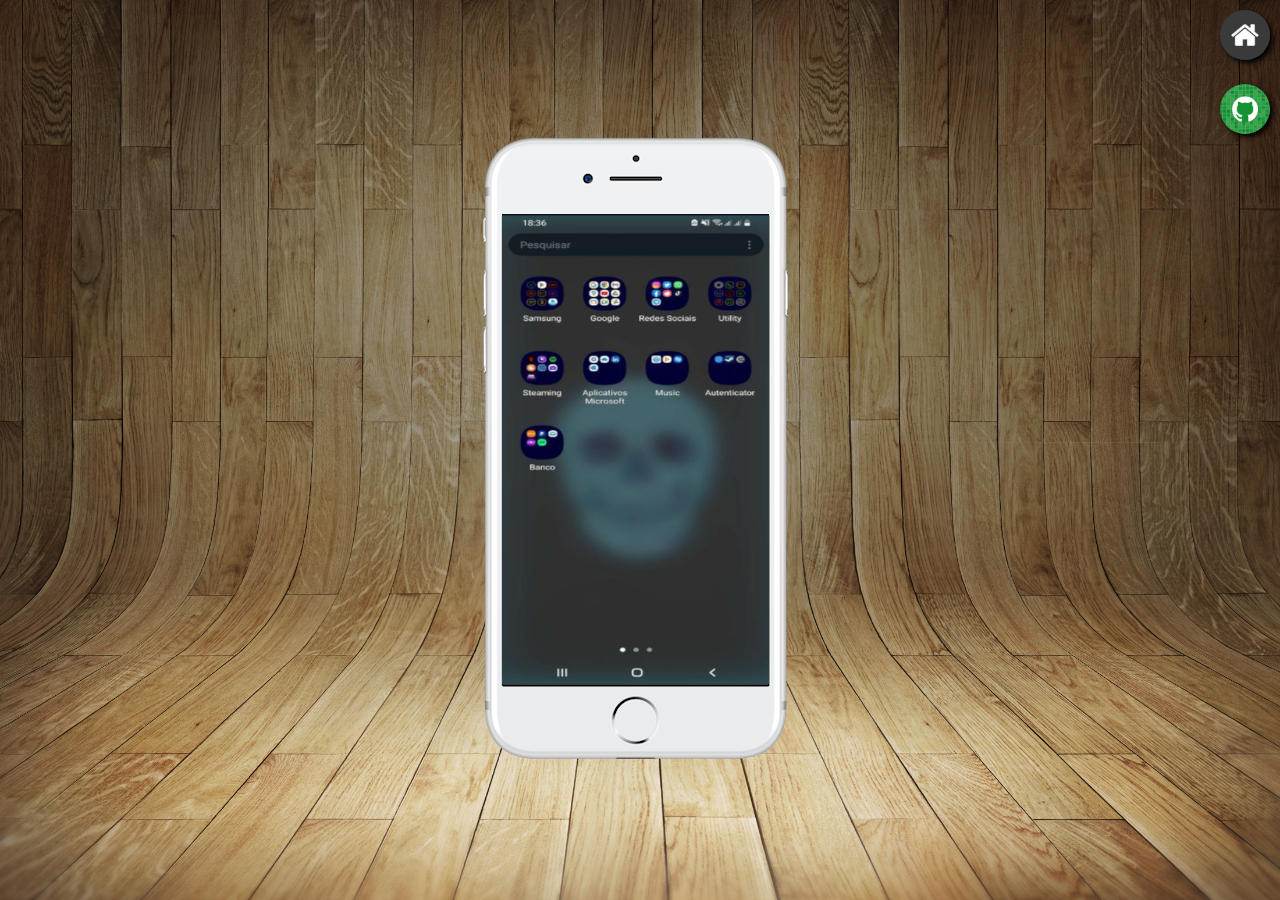
<file: index.html>
<!DOCTYPE html>
<html lang="en">
<head>
    <meta charset="UTF-8">
    <meta http-equiv="X-UA-Compatible" content="IE=edge">
    <meta name="viewport" content="width=device-width, initial-scale=1.0">
    <link rel="stylesheet" href="estilos/style.css">
    <title>Redes Sociais</title>
</head>
<body>
    <main>
        <section id="tela">
            <iframe name="tela" src="home.html" frameborder="0"></iframe>
        </section>
        <section id="redes">
            <ul>
                <li><a href="home.html" target="tela"><img src="imagens/logo-home.jpg" alt=""></a></li>
                <li><a href="github.html" target="tela"><img src="imagens/logo-github.jpg" alt=""></a></li>
            </ul>
        </section>
    </main>
</body>
</html>
</file>
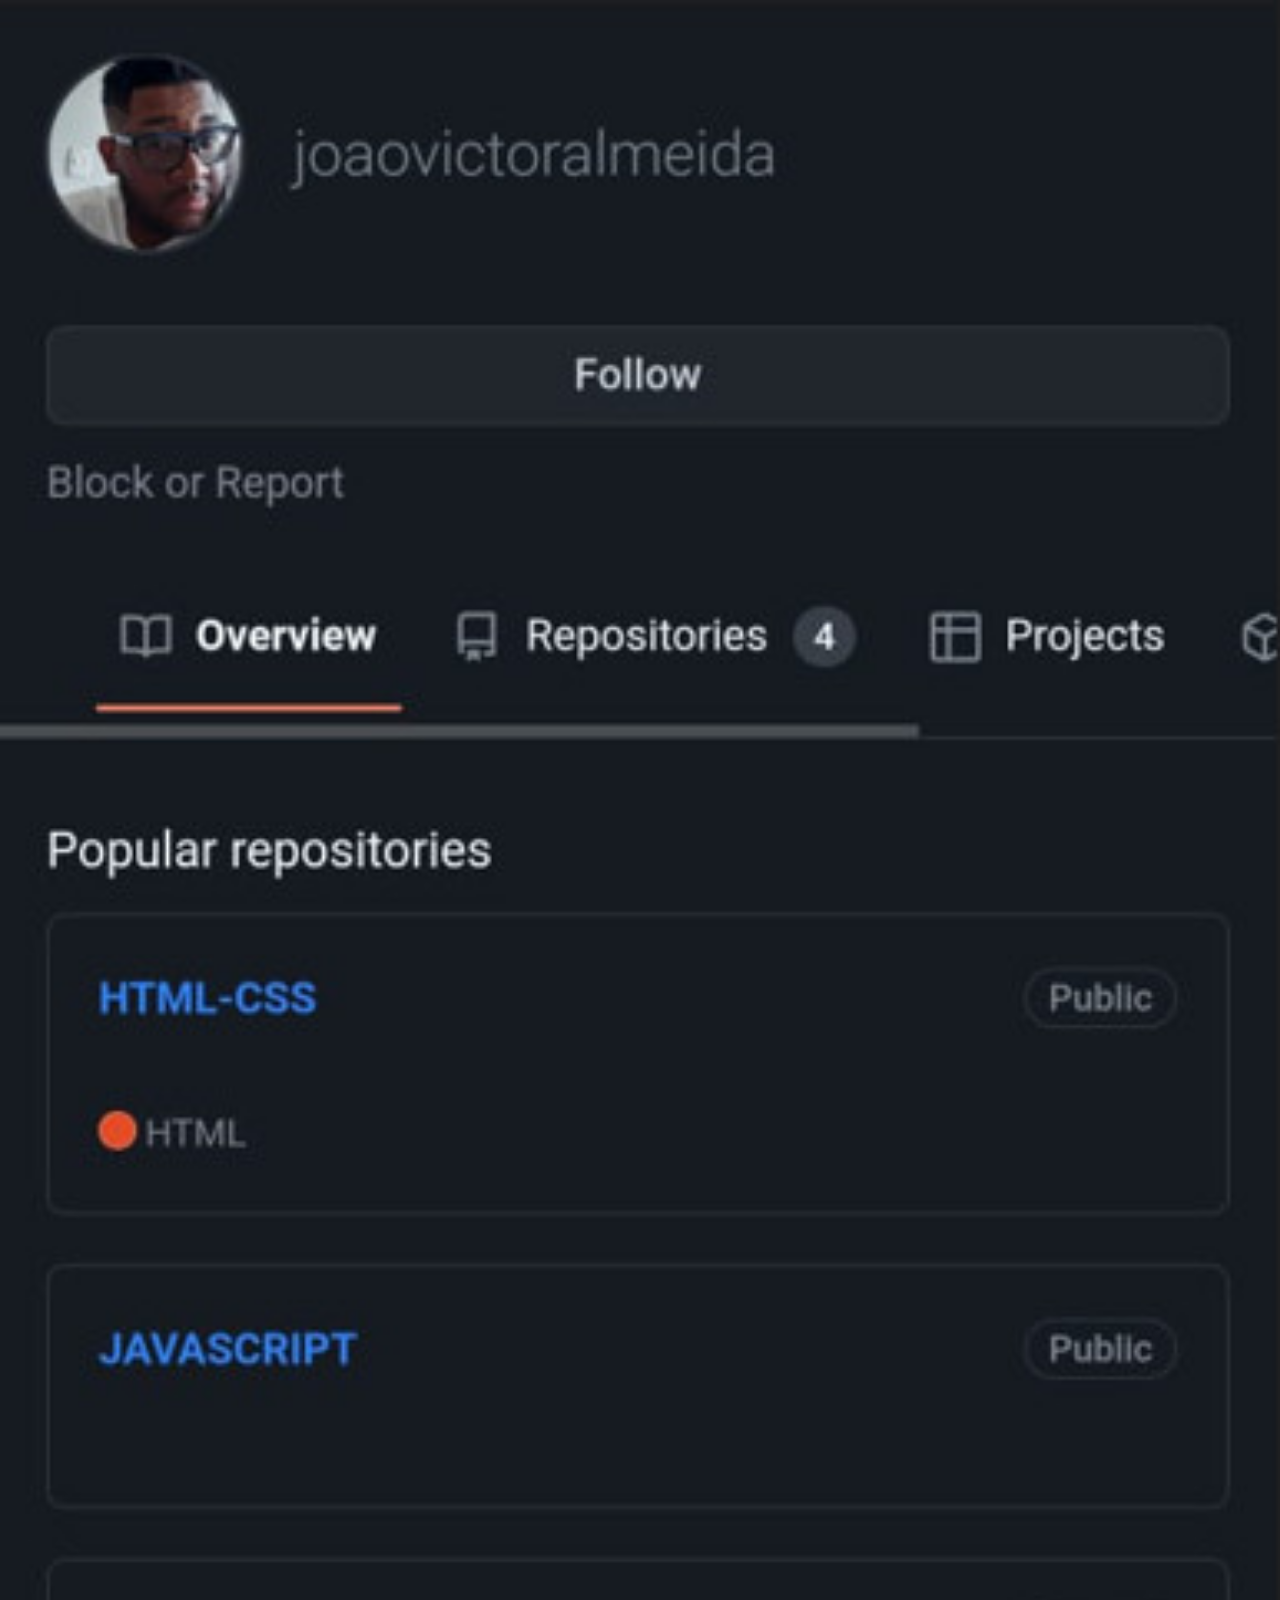
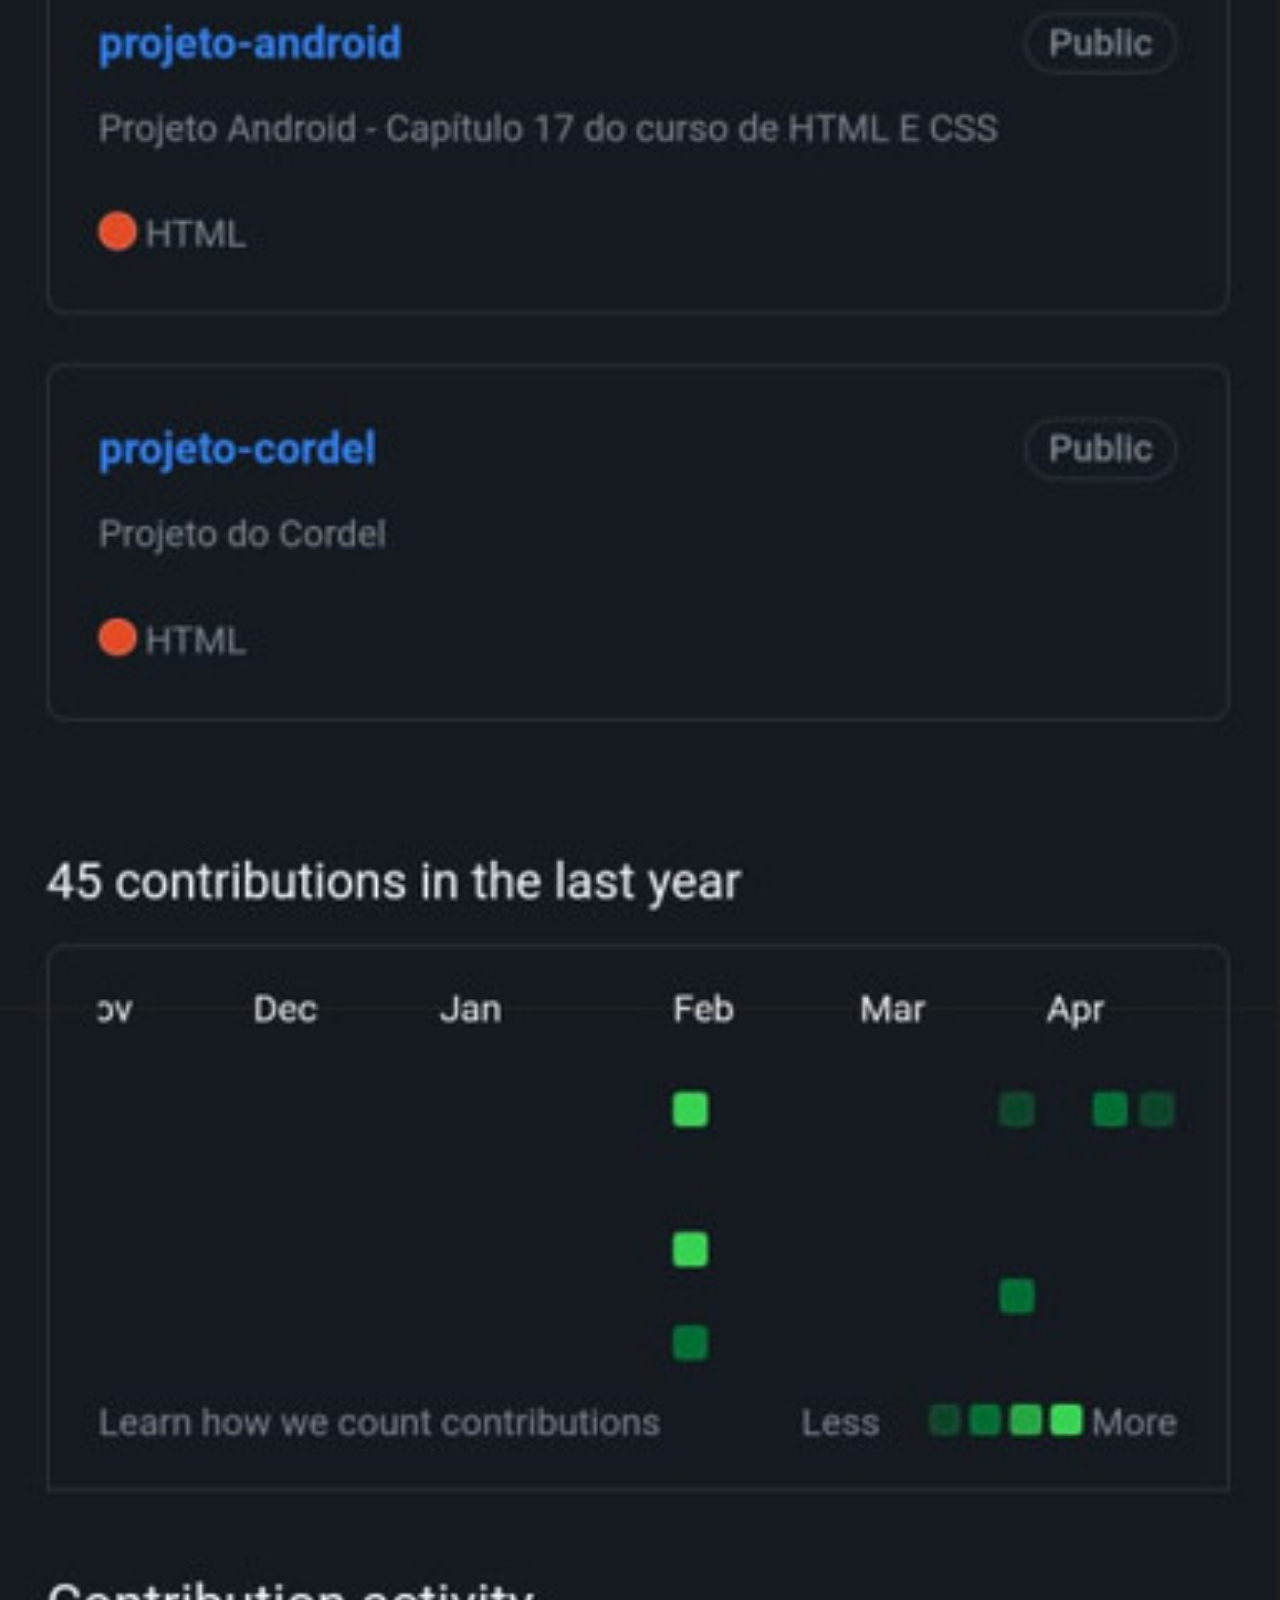
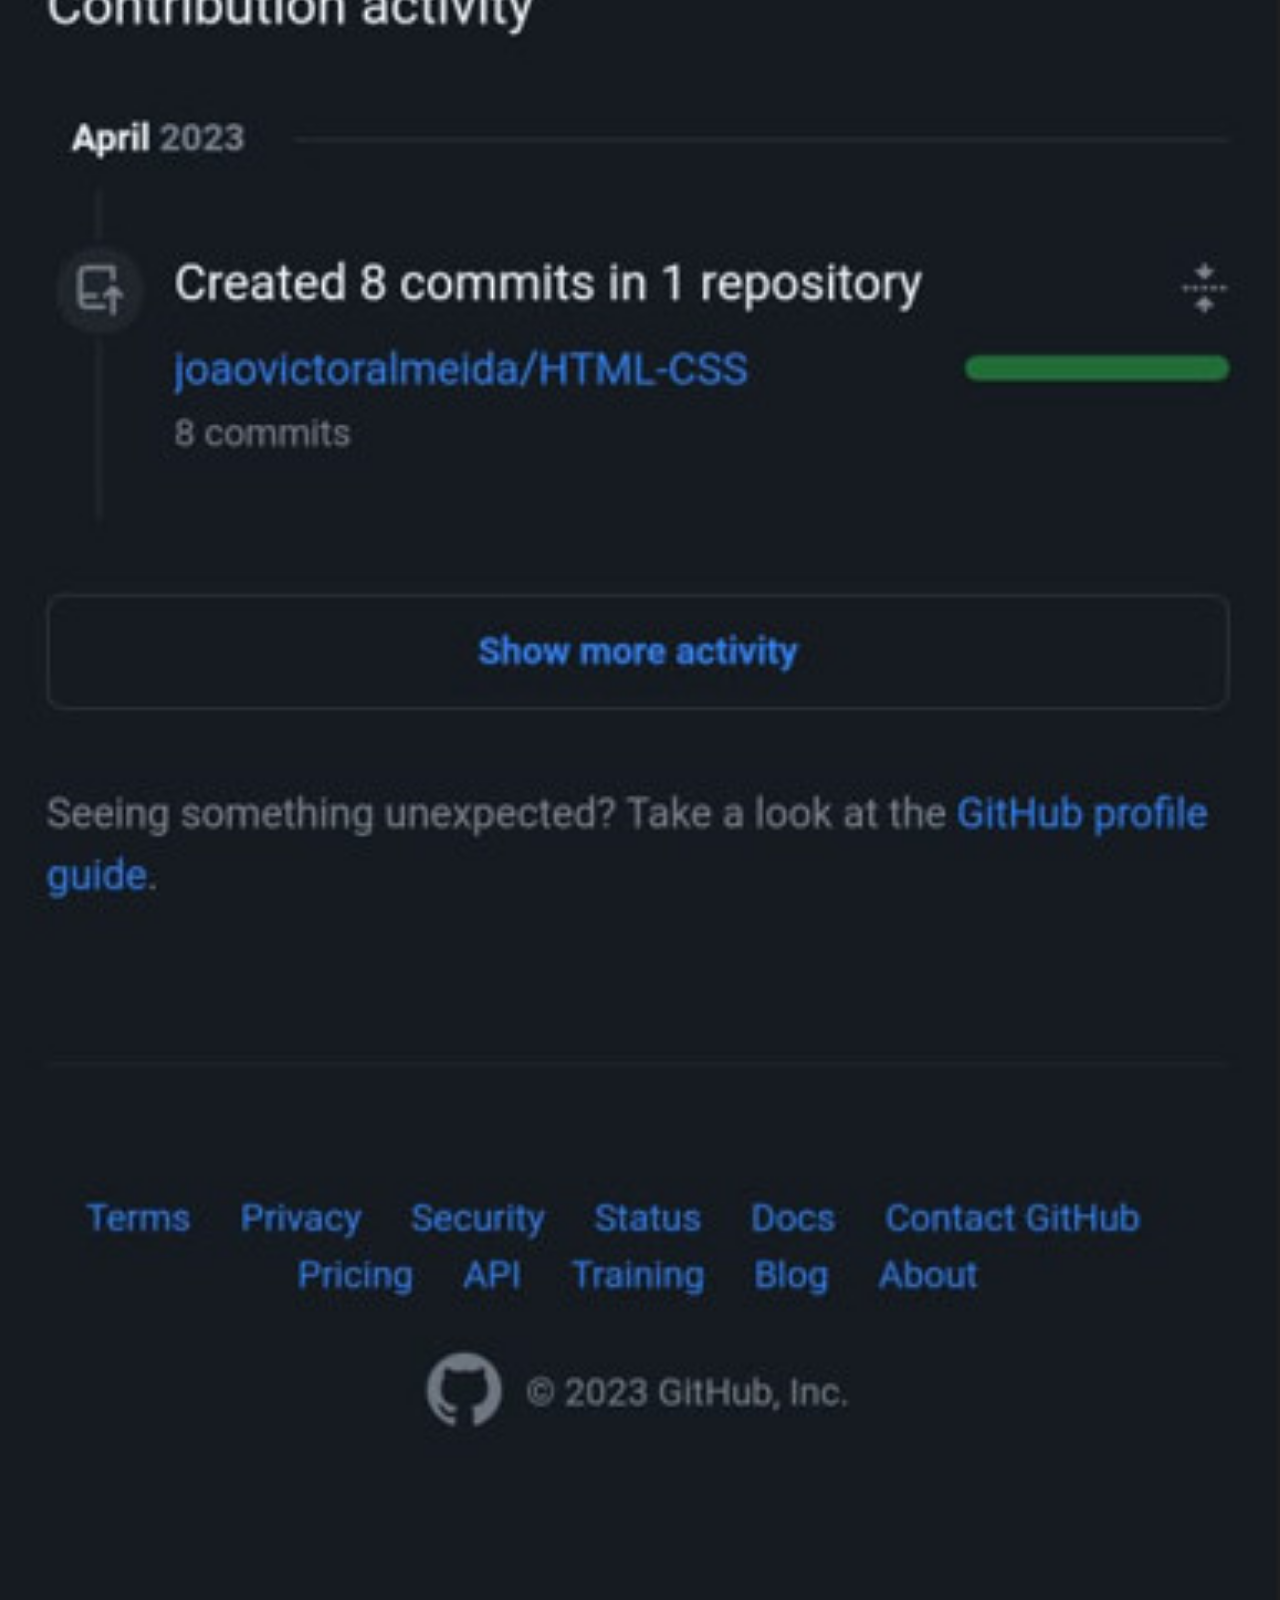
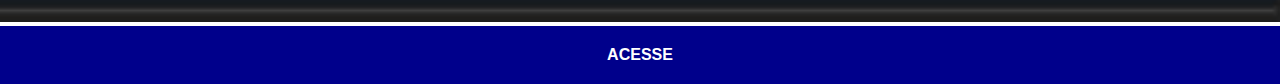
<file: github.html>
<!DOCTYPE html>
<html lang="en">
<head>
    <meta charset="UTF-8">
    <meta http-equiv="X-UA-Compatible" content="IE=edge">
    <meta name="viewport" content="width=device-width, initial-scale=1.0">
    <link rel="stylesheet" href="estilos/redes.css">
    <title>Github</title>
</head>
<body>
    <img src="imagens/tela-github.jpg" alt="">
    <a href="https://github.com/joaovictoralmeida" target="_blank">ACESSE</a>
</body>
</html>
</file>
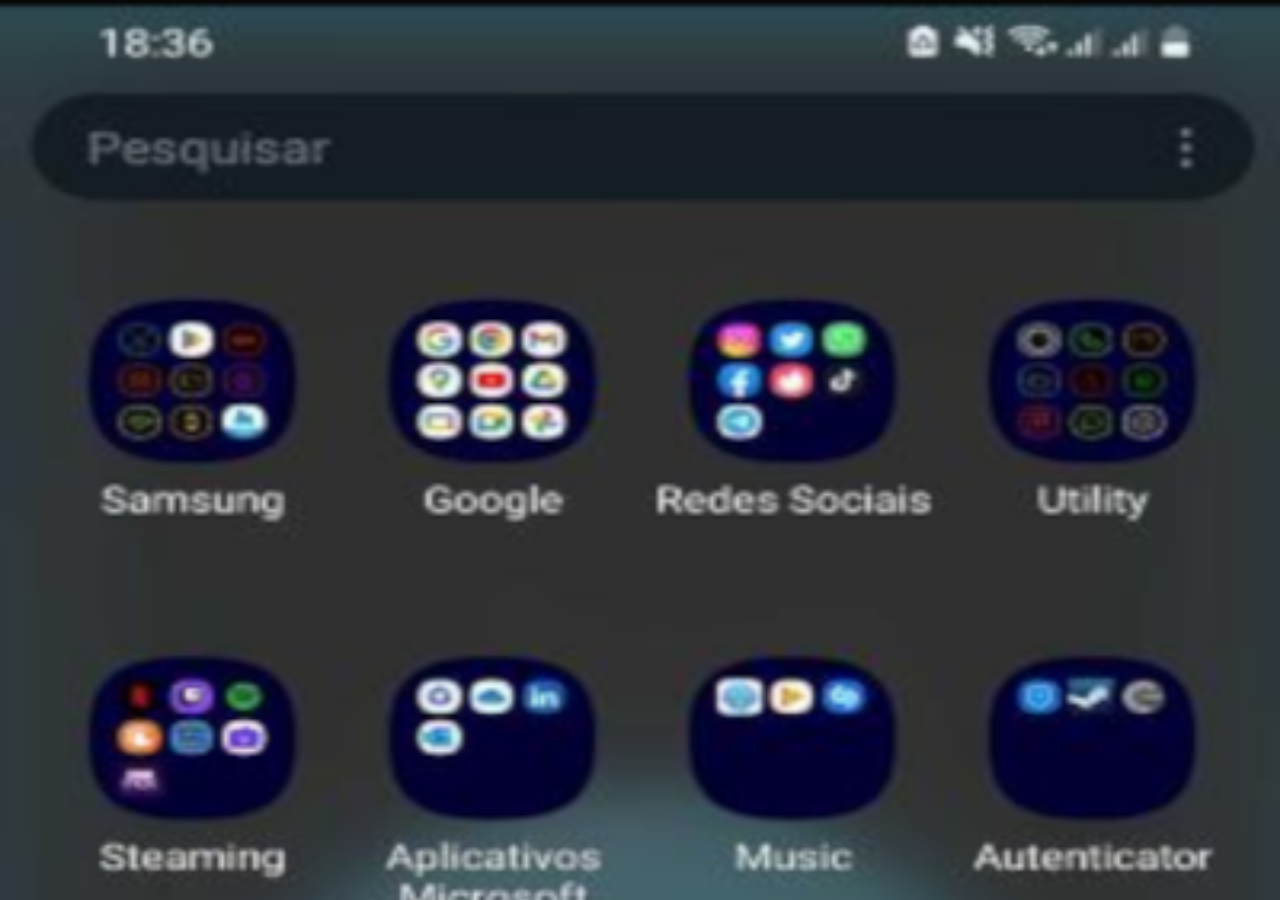
<file: home.html>
<!DOCTYPE html>
<html lang="pt-br">
<head>
    <meta charset="UTF-8">
    <meta http-equiv="X-UA-Compatible" content="IE=edge">
    <meta name="viewport" content="width=device-width, initial-scale=1.0">
    <title>Home</title>
    <style>
        * {
            margin: 0px;
            padding: 0px;
        }

        body {
            height: 100vh;
            width: 100vw;
            background: black url(imagens/tela-home.png) top center no-repeat;
            background-size: cover;
        }
    </style>
</head>
<body>

</body>
</html>
</file>
<file: estilos/style.css>
@charset 'UTF-8';

* {
    margin: 0px;
    padding: 0px;
}

html, body {
    height: 100vh;
    width: 100vw;
}

body {
    background: url(../imagens/fundo-madeira.jpg) top center no-repeat fixed;
    background-size: cover;
}

main {
    position: relative;
    height: 100vh;
}

section#tela {
    position: absolute;
    background: url(../imagens/frame-iphone.png) no-repeat;
    height: 630px;
    width: 320px;

    top: 50%;
    left: 50%;
    transform: translate(-50%, -50%);
}

iframe {
    position: relative;
    height: 470px;
    width: 267px;
    left: 22px;
    top: 79px;
}

section#redes {
    text-align: right;
}

section#redes img {
    width: 50px;
    margin: 10px;
    border-radius: 50%;
    box-shadow: 3px 3px 5px black;
}

section#redes img:hover {
    box-shadow: 2px 2px 5px rgba(255, 255, 255, 0.514);

}
</file>
<file: estilos/redes.css>
@charset 'UTF-8';

* {
    margin: 0px;
    padding: 0px;
    font-family: Arial, Helvetica, sans-serif;
}

::-webkit-scrollbar {
    height: 0px;
    width: 0px;
}

img {
    width: 100vw;
}

a {
    display: block;
    background-color: darkblue;
    color: white;
    text-align: center;
    padding: 20px;
    font-weight: bolder;
    text-decoration: none;
}

a:hover {
    background-color: blue;
}
</file>
